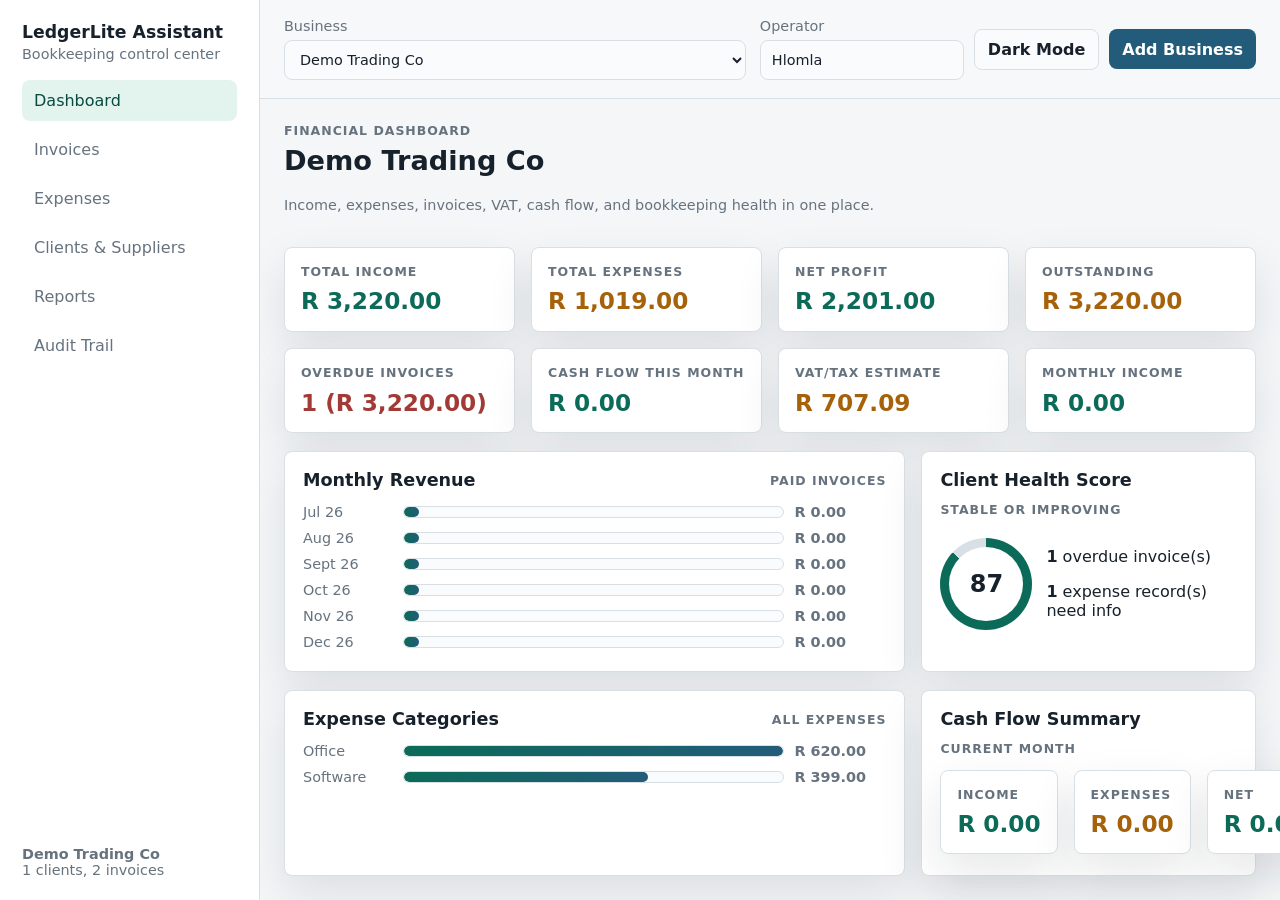
<file: frontend/index.html>
<!DOCTYPE html>
<html lang="en">
<head>
    <meta charset="UTF-8">
    <meta name="viewport" content="width=device-width, initial-scale=1.0">
    <title>LedgerLite Assistant</title>
    <link rel="stylesheet" href="./styles/accounting.css">
</head>
<body>
    <div id="app"></div>
    <div id="modalRoot"></div>
    <div id="toastRoot" aria-live="polite" aria-atomic="true"></div>
    <script type="module" src="./src/app.js"></script>
</body>
</html>
</file>
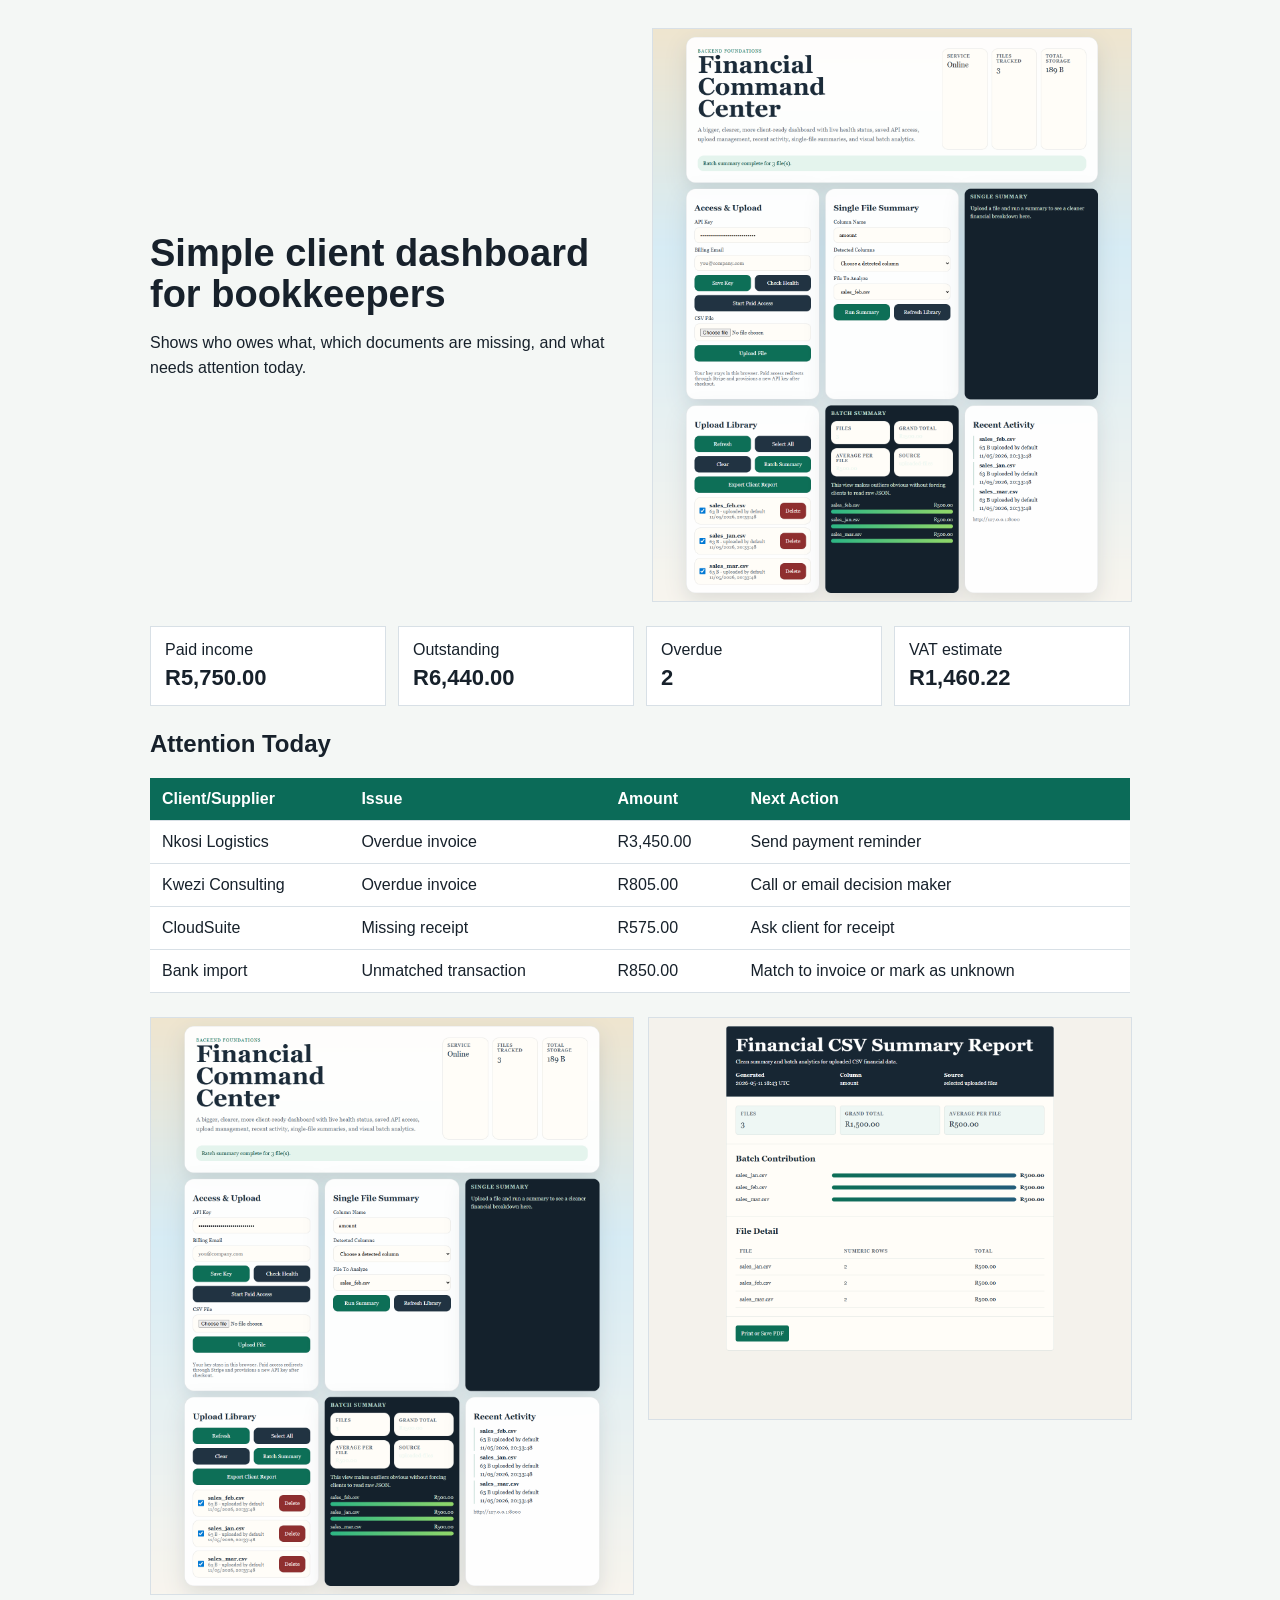
<file: evidence/bookkeeper-client-dashboard-proof.html>
<!doctype html>
<html lang="en">
<head>
  <meta charset="utf-8">
  <meta name="viewport" content="width=device-width, initial-scale=1">
  <title>Bookkeeper Client Ops Dashboard Proof</title>
  <style>
    body { margin: 0; font-family: Arial, sans-serif; color: #17212b; background: #f4f7f5; }
    main { max-width: 980px; margin: 0 auto; padding: 28px; }
    .hero { display: grid; grid-template-columns: 1fr 1fr; gap: 24px; align-items: center; }
    h1 { margin: 0 0 10px; font-size: 38px; line-height: 1.08; }
    p { line-height: 1.55; }
    img { max-width: 100%; border: 1px solid #d8e0e6; }
    .metrics { display: grid; grid-template-columns: repeat(4, 1fr); gap: 12px; margin: 24px 0; }
    .metric { background: white; border: 1px solid #d8e0e6; padding: 14px; }
    .metric strong { display: block; font-size: 22px; margin-top: 6px; }
    table { width: 100%; border-collapse: collapse; background: white; }
    th, td { text-align: left; border-bottom: 1px solid #d8e0e6; padding: 12px; vertical-align: top; }
    th { background: #0b6b58; color: white; }
    .assets { display: grid; grid-template-columns: 1fr 1fr; gap: 16px; margin-top: 24px; }
    @media (max-width: 760px) { .hero, .assets, .metrics { grid-template-columns: 1fr; } }
  </style>
</head>
<body>
  <main>
    <section class="hero">
      <div>
        <h1>Simple client dashboard for bookkeepers</h1>
        <p>Shows who owes what, which documents are missing, and what needs attention today.</p>
      </div>
      <img src="../frontend/assets/fiverr-dashboard-screenshot.png" alt="Dashboard screenshot">
    </section>
    <section class="metrics">
      <div class="metric">Paid income<strong>R5,750.00</strong></div>
      <div class="metric">Outstanding<strong>R6,440.00</strong></div>
      <div class="metric">Overdue<strong>2</strong></div>
      <div class="metric">VAT estimate<strong>R1,460.22</strong></div>
    </section>
    <h2>Attention Today</h2>
    <table>
      <thead><tr><th>Client/Supplier</th><th>Issue</th><th>Amount</th><th>Next Action</th></tr></thead>
      <tbody><tr><td>Nkosi Logistics</td><td>Overdue invoice</td><td>R3,450.00</td><td>Send payment reminder</td></tr>
<tr><td>Kwezi Consulting</td><td>Overdue invoice</td><td>R805.00</td><td>Call or email decision maker</td></tr>
<tr><td>CloudSuite</td><td>Missing receipt</td><td>R575.00</td><td>Ask client for receipt</td></tr>
<tr><td>Bank import</td><td>Unmatched transaction</td><td>R850.00</td><td>Match to invoice or mark as unknown</td></tr></tbody>
    </table>
    <section class="assets">
      <img src="../frontend/assets/fiverr-dashboard-screenshot.png" alt="Dashboard proof">
      <img src="../frontend/assets/fiverr-report-screenshot.png" alt="Report proof">
    </section>
  </main>
</body>
</html>
</file>
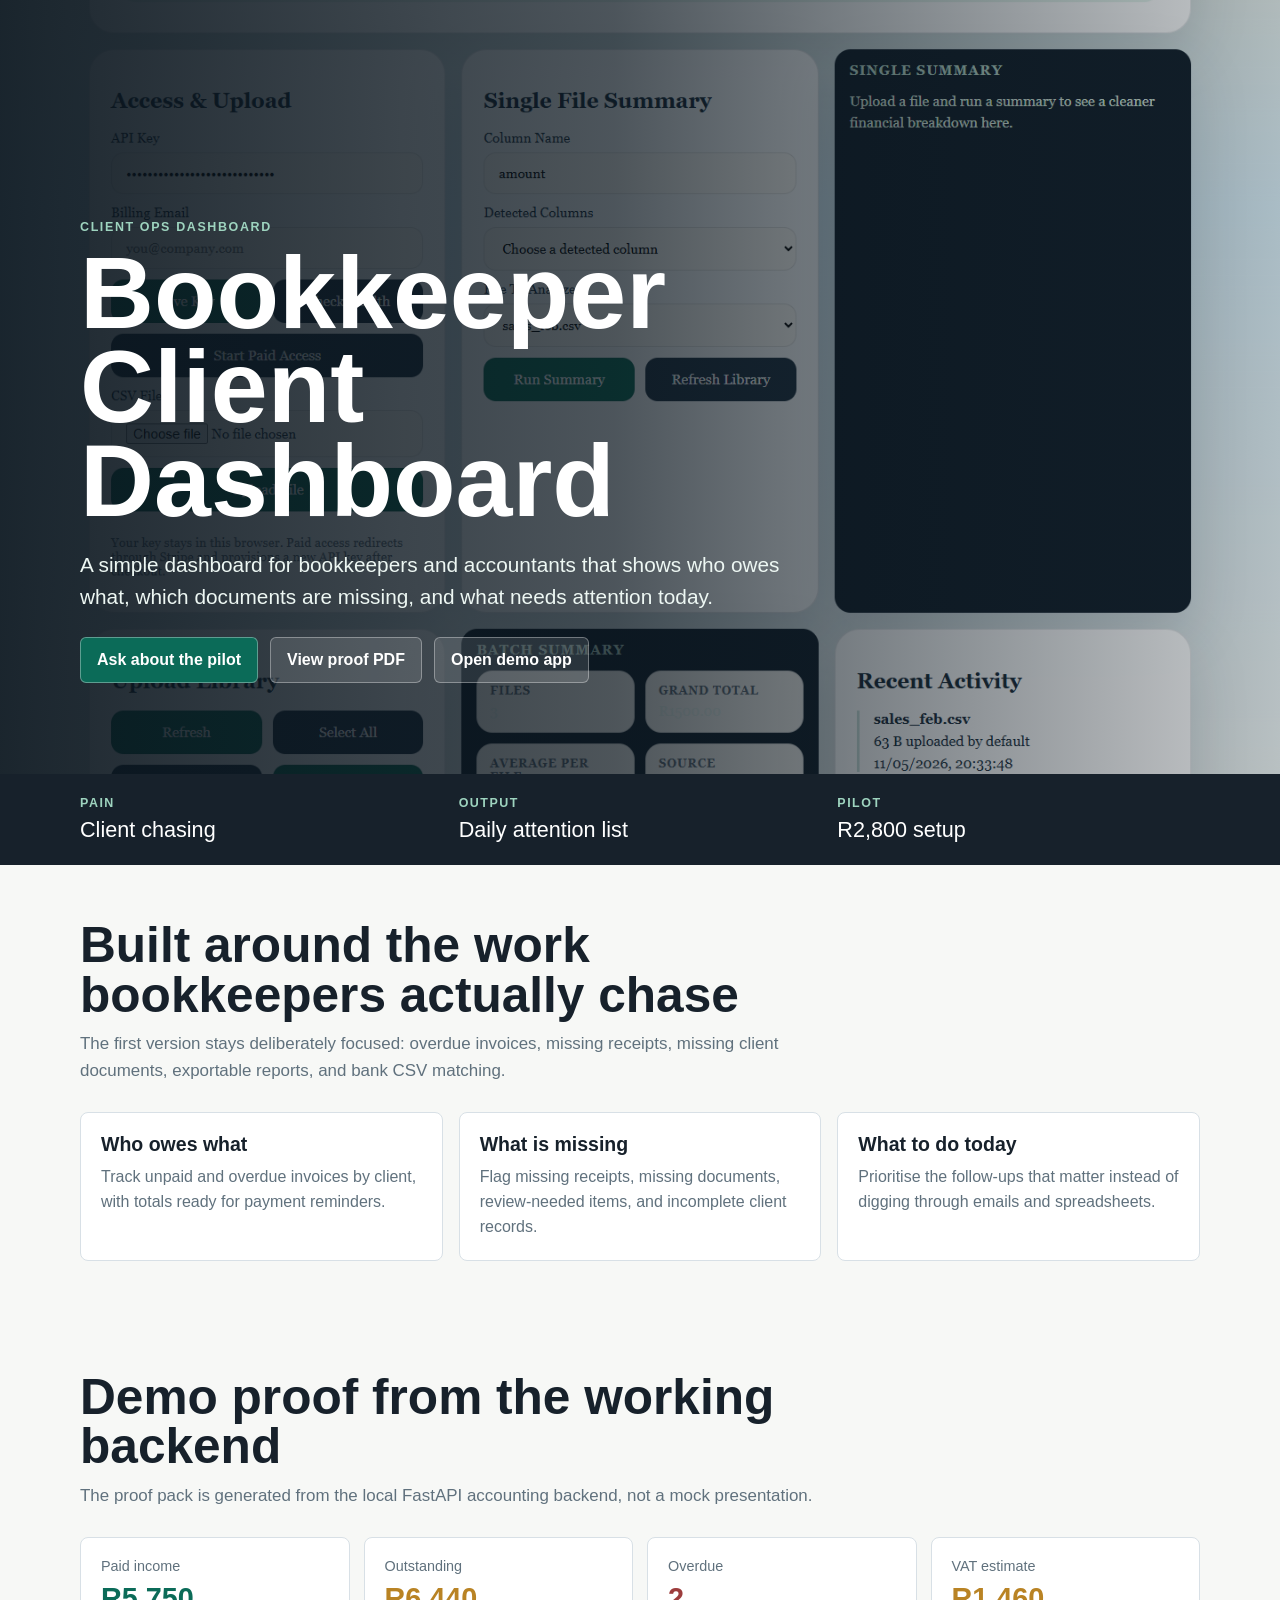
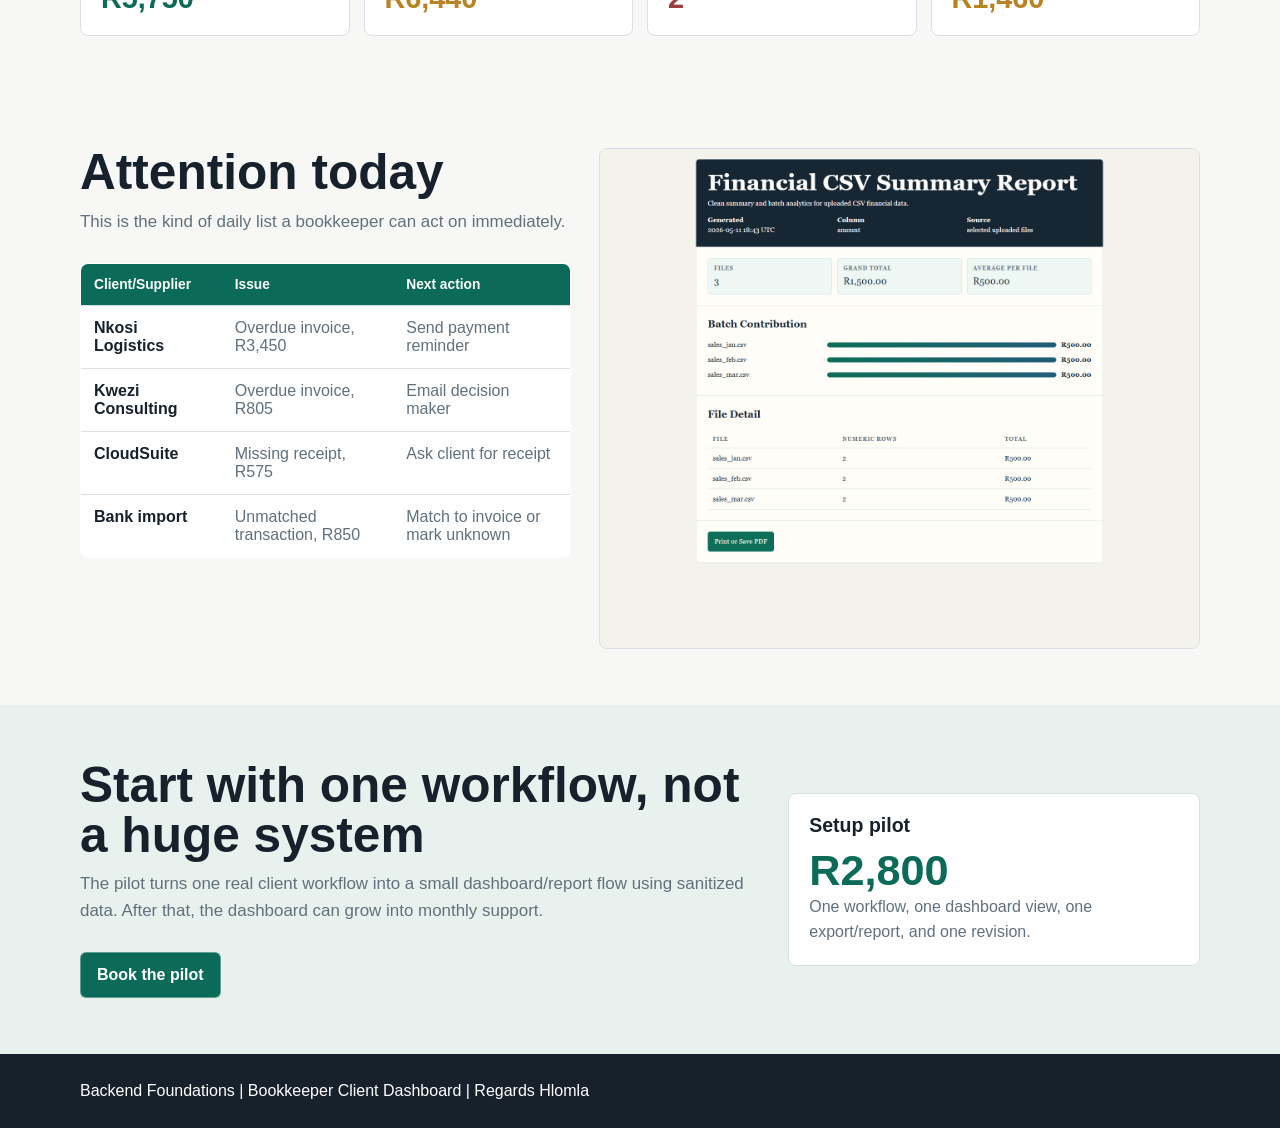
<file: frontend/bookkeeper.html>
<!DOCTYPE html>
<html lang="en">
<head>
    <meta charset="UTF-8">
    <meta name="viewport" content="width=device-width, initial-scale=1.0">
    <title>Bookkeeper Client Dashboard</title>
    <style>
        :root {
            --ink: #17212b;
            --muted: #60717d;
            --paper: #f7f8f6;
            --panel: #ffffff;
            --line: #d8e0e6;
            --green: #0b6b58;
            --blue: #235c7a;
            --amber: #b98324;
            --red: #9d3d3d;
        }

        * { box-sizing: border-box; }
        html { scroll-behavior: smooth; }
        body {
            margin: 0;
            color: var(--ink);
            background: var(--paper);
            font-family: Inter, Arial, sans-serif;
        }
        a { color: inherit; }
        .hero {
            min-height: 86vh;
            display: grid;
            align-items: end;
            color: #fff;
            padding: 28px;
            background:
                linear-gradient(90deg, rgba(9, 20, 29, 0.92) 0%, rgba(9, 20, 29, 0.72) 48%, rgba(9, 20, 29, 0.22) 100%),
                url("assets/fiverr-dashboard-screenshot.png") center / cover no-repeat;
        }
        .wrap, .hero-inner {
            width: min(1120px, 100%);
            margin: 0 auto;
        }
        .hero-inner { padding-bottom: 7vh; }
        .eyebrow {
            margin: 0 0 12px;
            color: #9ed4bf;
            font-size: 0.78rem;
            font-weight: 700;
            letter-spacing: 0.13em;
            text-transform: uppercase;
        }
        h1 {
            max-width: 11ch;
            margin: 0;
            font-size: clamp(3rem, 8vw, 6.5rem);
            line-height: 0.92;
            letter-spacing: 0;
        }
        .hero-copy {
            max-width: 720px;
            margin: 20px 0 0;
            color: #edf7f3;
            font-size: clamp(1.05rem, 2vw, 1.3rem);
            line-height: 1.55;
        }
        .actions {
            display: flex;
            flex-wrap: wrap;
            gap: 12px;
            margin-top: 24px;
        }
        .button {
            display: inline-flex;
            align-items: center;
            justify-content: center;
            min-height: 46px;
            border: 1px solid rgba(255, 255, 255, 0.34);
            border-radius: 6px;
            padding: 12px 16px;
            color: #fff;
            background: var(--green);
            font-weight: 700;
            text-decoration: none;
        }
        .button.secondary { background: rgba(255, 255, 255, 0.12); }
        section { padding: 56px 28px; }
        .proof-band {
            background: var(--ink);
            color: #fff;
            padding: 22px 28px;
        }
        .proof-grid, .grid-3 {
            display: grid;
            grid-template-columns: repeat(3, 1fr);
            gap: 16px;
        }
        .proof-item strong {
            display: block;
            color: #9ed4bf;
            font-size: 0.78rem;
            letter-spacing: 0.12em;
            text-transform: uppercase;
        }
        .proof-item span {
            display: block;
            margin-top: 7px;
            font-size: 1.35rem;
        }
        .section-heading {
            max-width: 780px;
            margin-bottom: 28px;
        }
        .section-heading h2 {
            margin: 0 0 10px;
            font-size: clamp(2rem, 4vw, 3.1rem);
            line-height: 1;
        }
        .section-heading p {
            margin: 0;
            color: var(--muted);
            font-size: 1.06rem;
            line-height: 1.6;
        }
        .box, .metric {
            border: 1px solid var(--line);
            border-radius: 8px;
            background: var(--panel);
            padding: 20px;
        }
        .box h3 {
            margin: 0 0 9px;
            font-size: 1.22rem;
        }
        .box p {
            margin: 0;
            color: var(--muted);
            line-height: 1.55;
        }
        .metrics {
            display: grid;
            grid-template-columns: repeat(4, 1fr);
            gap: 14px;
        }
        .metric span {
            display: block;
            color: var(--muted);
            font-size: 0.9rem;
        }
        .metric strong {
            display: block;
            margin-top: 8px;
            font-size: 1.8rem;
        }
        .metric.good strong { color: var(--green); }
        .metric.warn strong { color: var(--amber); }
        .metric.bad strong { color: var(--red); }
        .split {
            display: grid;
            grid-template-columns: 0.9fr 1.1fr;
            gap: 28px;
            align-items: start;
        }
        .screenshot {
            width: 100%;
            border: 1px solid var(--line);
            border-radius: 8px;
            background: #fff;
        }
        table {
            width: 100%;
            border-collapse: collapse;
            background: #fff;
            border: 1px solid var(--line);
            border-radius: 8px;
            overflow: hidden;
        }
        th, td {
            padding: 13px;
            border-bottom: 1px solid var(--line);
            text-align: left;
            vertical-align: top;
        }
        th {
            background: var(--green);
            color: #fff;
            font-size: 0.86rem;
        }
        td { color: var(--muted); }
        td strong { color: var(--ink); }
        .cta {
            background: #e9f1ee;
        }
        .cta-box {
            display: grid;
            grid-template-columns: 1.25fr 0.75fr;
            gap: 22px;
            align-items: center;
        }
        .price {
            display: block;
            margin-top: 8px;
            color: var(--green);
            font-size: 2.7rem;
            font-weight: 800;
        }
        footer {
            padding: 28px;
            color: #fff;
            background: var(--ink);
        }

        @media (max-width: 900px) {
            .hero { min-height: 82vh; padding: 22px; }
            .proof-grid, .grid-3, .metrics, .split, .cta-box { grid-template-columns: 1fr; }
            h1 { max-width: 12ch; }
        }
    </style>
</head>
<body>
    <header class="hero">
        <div class="hero-inner">
            <p class="eyebrow">Client Ops Dashboard</p>
            <h1>Bookkeeper Client Dashboard</h1>
            <p class="hero-copy">A simple dashboard for bookkeepers and accountants that shows who owes what, which documents are missing, and what needs attention today.</p>
            <div class="actions">
                <a class="button" href="mailto:ntlumbinihlomla@gmail.com?subject=Bookkeeper%20client%20dashboard%20pilot">Ask about the pilot</a>
                <a class="button secondary" href="../evidence/bookkeeper-client-dashboard-proof.pdf">View proof PDF</a>
                <a class="button secondary" href="index.html">Open demo app</a>
            </div>
        </div>
    </header>

    <section class="proof-band">
        <div class="wrap proof-grid">
            <div class="proof-item"><strong>Pain</strong><span>Client chasing</span></div>
            <div class="proof-item"><strong>Output</strong><span>Daily attention list</span></div>
            <div class="proof-item"><strong>Pilot</strong><span>R2,800 setup</span></div>
        </div>
    </section>

    <section>
        <div class="wrap">
            <div class="section-heading">
                <h2>Built around the work bookkeepers actually chase</h2>
                <p>The first version stays deliberately focused: overdue invoices, missing receipts, missing client documents, exportable reports, and bank CSV matching.</p>
            </div>
            <div class="grid-3">
                <article class="box">
                    <h3>Who owes what</h3>
                    <p>Track unpaid and overdue invoices by client, with totals ready for payment reminders.</p>
                </article>
                <article class="box">
                    <h3>What is missing</h3>
                    <p>Flag missing receipts, missing documents, review-needed items, and incomplete client records.</p>
                </article>
                <article class="box">
                    <h3>What to do today</h3>
                    <p>Prioritise the follow-ups that matter instead of digging through emails and spreadsheets.</p>
                </article>
            </div>
        </div>
    </section>

    <section>
        <div class="wrap">
            <div class="section-heading">
                <h2>Demo proof from the working backend</h2>
                <p>The proof pack is generated from the local FastAPI accounting backend, not a mock presentation.</p>
            </div>
            <div class="metrics">
                <div class="metric good"><span>Paid income</span><strong>R5,750</strong></div>
                <div class="metric warn"><span>Outstanding</span><strong>R6,440</strong></div>
                <div class="metric bad"><span>Overdue</span><strong>2</strong></div>
                <div class="metric warn"><span>VAT estimate</span><strong>R1,460</strong></div>
            </div>
        </div>
    </section>

    <section>
        <div class="wrap split">
            <div>
                <div class="section-heading">
                    <h2>Attention today</h2>
                    <p>This is the kind of daily list a bookkeeper can act on immediately.</p>
                </div>
                <table>
                    <thead>
                        <tr><th>Client/Supplier</th><th>Issue</th><th>Next action</th></tr>
                    </thead>
                    <tbody>
                        <tr><td><strong>Nkosi Logistics</strong></td><td>Overdue invoice, R3,450</td><td>Send payment reminder</td></tr>
                        <tr><td><strong>Kwezi Consulting</strong></td><td>Overdue invoice, R805</td><td>Email decision maker</td></tr>
                        <tr><td><strong>CloudSuite</strong></td><td>Missing receipt, R575</td><td>Ask client for receipt</td></tr>
                        <tr><td><strong>Bank import</strong></td><td>Unmatched transaction, R850</td><td>Match to invoice or mark unknown</td></tr>
                    </tbody>
                </table>
            </div>
            <img class="screenshot" src="assets/fiverr-report-screenshot.png" alt="Client-ready report screenshot">
        </div>
    </section>

    <section class="cta">
        <div class="wrap cta-box">
            <div>
                <div class="section-heading">
                    <h2>Start with one workflow, not a huge system</h2>
                    <p>The pilot turns one real client workflow into a small dashboard/report flow using sanitized data. After that, the dashboard can grow into monthly support.</p>
                </div>
                <a class="button" href="mailto:ntlumbinihlomla@gmail.com?subject=Bookkeeper%20client%20dashboard%20pilot">Book the pilot</a>
            </div>
            <div class="box">
                <h3>Setup pilot</h3>
                <span class="price">R2,800</span>
                <p>One workflow, one dashboard view, one export/report, and one revision.</p>
            </div>
        </div>
    </section>

    <footer>
        <div class="wrap">Backend Foundations | Bookkeeper Client Dashboard | Regards Hlomla</div>
    </footer>
</body>
</html>
</file>
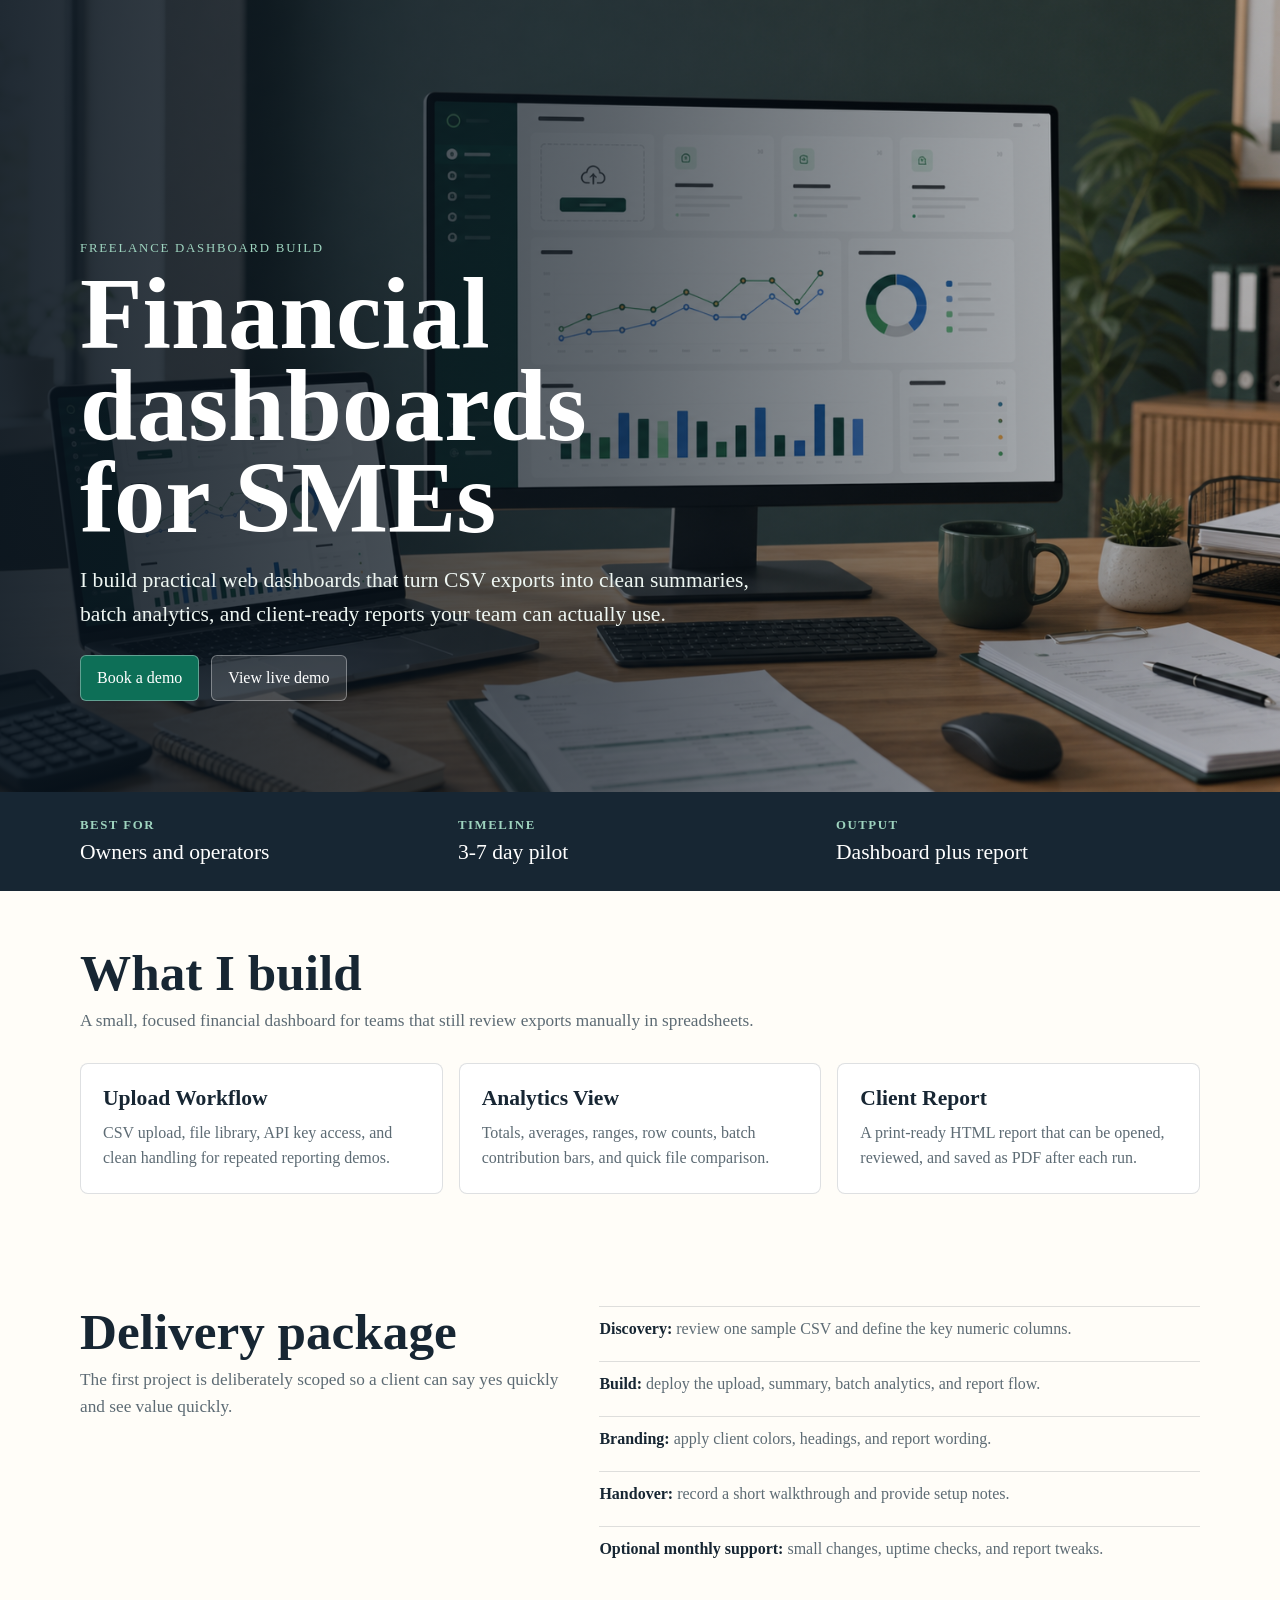
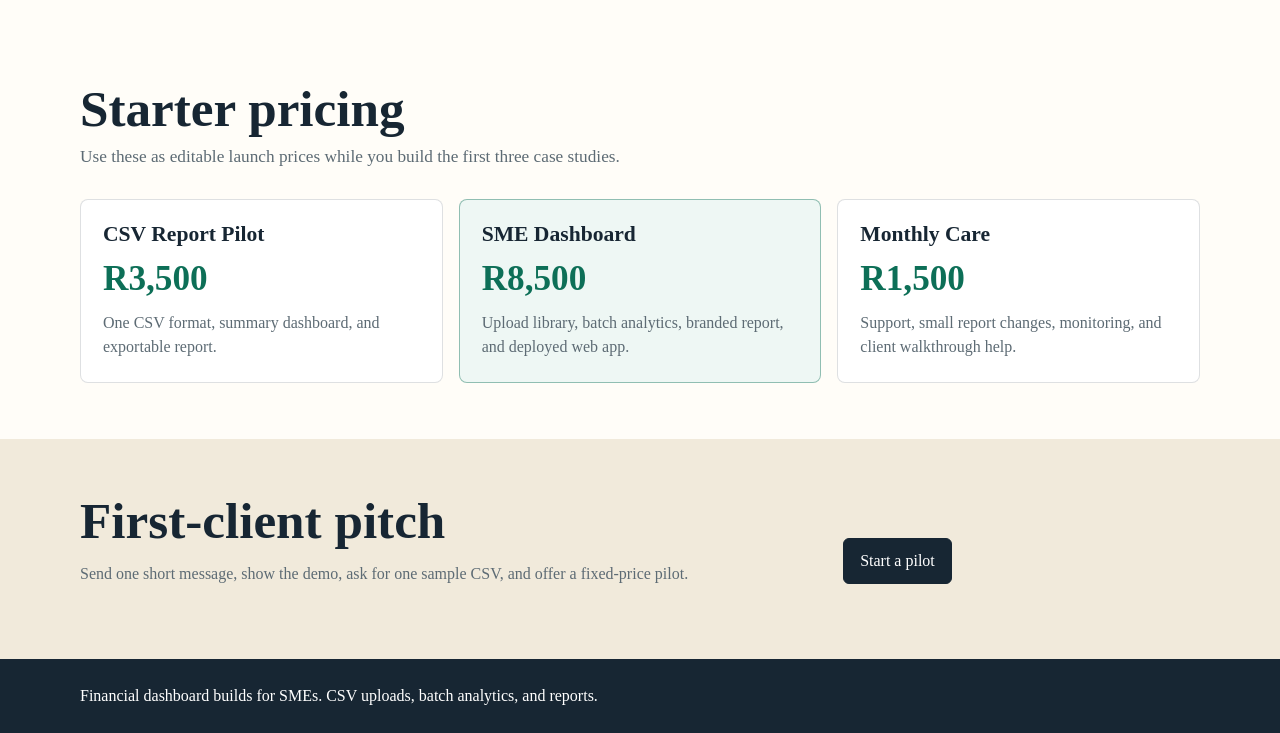
<file: frontend/freelance.html>
<!DOCTYPE html>
<html lang="en">
<head>
    <meta charset="UTF-8">
    <meta name="viewport" content="width=device-width, initial-scale=1.0">
    <title>Financial Dashboard Freelance Offer</title>
    <style>
        :root {
            --ink: #172633;
            --muted: #5d6b74;
            --paper: #fffdf8;
            --wash: #eef7f4;
            --line: rgba(23, 38, 51, 0.14);
            --green: #0d6f57;
            --blue: #235c7a;
            --gold: #bf8c2d;
        }

        * { box-sizing: border-box; }
        html { scroll-behavior: smooth; }
        body {
            margin: 0;
            color: var(--ink);
            background: var(--paper);
            font-family: Georgia, "Times New Roman", serif;
        }
        a { color: inherit; }
        .hero {
            min-height: 88vh;
            display: grid;
            align-items: end;
            padding: 28px;
            color: white;
            background:
                linear-gradient(90deg, rgba(8, 19, 29, 0.9) 0%, rgba(8, 19, 29, 0.64) 48%, rgba(8, 19, 29, 0.2) 100%),
                url("assets/financial-dashboard-hero.png") center / cover no-repeat;
        }
        .hero-inner, .wrap {
            width: min(1120px, 100%);
            margin: 0 auto;
        }
        .hero-inner { padding-bottom: 7vh; }
        .eyebrow {
            margin: 0 0 12px;
            color: #9ed4bf;
            font-size: 0.8rem;
            letter-spacing: 0.14em;
            text-transform: uppercase;
        }
        h1 {
            max-width: 10ch;
            margin: 0;
            font-size: clamp(3rem, 8vw, 6.7rem);
            line-height: 0.9;
            letter-spacing: 0;
        }
        .hero-copy {
            max-width: 700px;
            margin: 20px 0 0;
            color: #eef6f2;
            font-size: clamp(1.06rem, 2vw, 1.35rem);
            line-height: 1.55;
        }
        .actions {
            display: flex;
            flex-wrap: wrap;
            gap: 12px;
            margin-top: 24px;
        }
        .button {
            display: inline-flex;
            align-items: center;
            justify-content: center;
            min-height: 46px;
            border-radius: 6px;
            border: 1px solid rgba(255, 255, 255, 0.35);
            padding: 12px 16px;
            color: white;
            background: var(--green);
            text-decoration: none;
        }
        .button.secondary { background: rgba(255, 255, 255, 0.12); }
        .button.dark { border-color: var(--ink); background: var(--ink); }
        section { padding: 56px 28px; }
        .intro {
            background: var(--ink);
            color: white;
            padding: 26px 28px;
        }
        .intro-grid {
            display: grid;
            grid-template-columns: repeat(3, 1fr);
            gap: 14px;
        }
        .intro-grid strong {
            display: block;
            color: #9ed4bf;
            font-size: 0.8rem;
            letter-spacing: 0.12em;
            text-transform: uppercase;
        }
        .intro-grid span {
            display: block;
            margin-top: 7px;
            font-size: 1.35rem;
        }
        .section-heading {
            max-width: 760px;
            margin-bottom: 28px;
        }
        .section-heading h2 {
            margin: 0 0 10px;
            font-size: clamp(2rem, 4vw, 3.2rem);
            line-height: 1;
        }
        .section-heading p {
            margin: 0;
            color: var(--muted);
            font-size: 1.08rem;
            line-height: 1.55;
        }
        .grid-3 {
            display: grid;
            grid-template-columns: repeat(3, 1fr);
            gap: 16px;
        }
        .box {
            border: 1px solid var(--line);
            border-radius: 8px;
            background: white;
            padding: 22px;
        }
        .box h3 { margin: 0 0 10px; font-size: 1.35rem; }
        .box p { margin: 0; color: var(--muted); line-height: 1.55; }
        .box strong.price {
            display: block;
            margin: 12px 0;
            color: var(--green);
            font-size: 2.2rem;
        }
        .box.featured {
            border-color: rgba(13, 111, 87, 0.42);
            background: var(--wash);
        }
        .deliverables {
            display: grid;
            grid-template-columns: 0.9fr 1.1fr;
            gap: 28px;
            align-items: start;
        }
        .list {
            display: grid;
            gap: 10px;
            margin: 0;
            padding: 0;
            list-style: none;
        }
        .list li {
            border-top: 1px solid var(--line);
            padding: 13px 0;
            color: var(--muted);
        }
        .list strong { color: var(--ink); }
        .callout {
            background: #f1eadb;
        }
        .callout-box {
            display: grid;
            grid-template-columns: 1.35fr 0.65fr;
            gap: 22px;
            align-items: center;
        }
        .callout h2 {
            margin: 0;
            font-size: clamp(2rem, 4vw, 3.4rem);
            line-height: 1;
        }
        .callout p { color: var(--muted); line-height: 1.55; }
        footer {
            padding: 28px;
            background: var(--ink);
            color: white;
        }

        @media (max-width: 880px) {
            .hero { min-height: 82vh; padding: 22px; }
            .hero-inner { padding-bottom: 5vh; }
            .intro-grid, .grid-3, .deliverables, .callout-box { grid-template-columns: 1fr; }
        }
    </style>
</head>
<body>
    <header class="hero">
        <div class="hero-inner">
            <p class="eyebrow">Freelance Dashboard Build</p>
            <h1>Financial dashboards for SMEs</h1>
            <p class="hero-copy">I build practical web dashboards that turn CSV exports into clean summaries, batch analytics, and client-ready reports your team can actually use.</p>
            <div class="actions">
                <a class="button" href="mailto:ntlumbinihlomla@gmail.com?subject=Financial%20dashboard%20demo">Book a demo</a>
                <a class="button secondary" href="landing.html">View live demo</a>
            </div>
        </div>
    </header>

    <section class="intro">
        <div class="wrap intro-grid">
            <div><strong>Best for</strong><span>Owners and operators</span></div>
            <div><strong>Timeline</strong><span>3-7 day pilot</span></div>
            <div><strong>Output</strong><span>Dashboard plus report</span></div>
        </div>
    </section>

    <section>
        <div class="wrap">
            <div class="section-heading">
                <h2>What I build</h2>
                <p>A small, focused financial dashboard for teams that still review exports manually in spreadsheets.</p>
            </div>
            <div class="grid-3">
                <article class="box">
                    <h3>Upload Workflow</h3>
                    <p>CSV upload, file library, API key access, and clean handling for repeated reporting demos.</p>
                </article>
                <article class="box">
                    <h3>Analytics View</h3>
                    <p>Totals, averages, ranges, row counts, batch contribution bars, and quick file comparison.</p>
                </article>
                <article class="box">
                    <h3>Client Report</h3>
                    <p>A print-ready HTML report that can be opened, reviewed, and saved as PDF after each run.</p>
                </article>
            </div>
        </div>
    </section>

    <section>
        <div class="wrap deliverables">
            <div class="section-heading">
                <h2>Delivery package</h2>
                <p>The first project is deliberately scoped so a client can say yes quickly and see value quickly.</p>
            </div>
            <ul class="list">
                <li><strong>Discovery:</strong> review one sample CSV and define the key numeric columns.</li>
                <li><strong>Build:</strong> deploy the upload, summary, batch analytics, and report flow.</li>
                <li><strong>Branding:</strong> apply client colors, headings, and report wording.</li>
                <li><strong>Handover:</strong> record a short walkthrough and provide setup notes.</li>
                <li><strong>Optional monthly support:</strong> small changes, uptime checks, and report tweaks.</li>
            </ul>
        </div>
    </section>

    <section>
        <div class="wrap">
            <div class="section-heading">
                <h2>Starter pricing</h2>
                <p>Use these as editable launch prices while you build the first three case studies.</p>
            </div>
            <div class="grid-3">
                <article class="box">
                    <h3>CSV Report Pilot</h3>
                    <strong class="price">R3,500</strong>
                    <p>One CSV format, summary dashboard, and exportable report.</p>
                </article>
                <article class="box featured">
                    <h3>SME Dashboard</h3>
                    <strong class="price">R8,500</strong>
                    <p>Upload library, batch analytics, branded report, and deployed web app.</p>
                </article>
                <article class="box">
                    <h3>Monthly Care</h3>
                    <strong class="price">R1,500</strong>
                    <p>Support, small report changes, monitoring, and client walkthrough help.</p>
                </article>
            </div>
        </div>
    </section>

    <section class="callout">
        <div class="wrap callout-box">
            <div>
                <h2>First-client pitch</h2>
                <p>Send one short message, show the demo, ask for one sample CSV, and offer a fixed-price pilot.</p>
            </div>
            <div class="actions">
                <a class="button dark" href="mailto:ntlumbinihlomla@gmail.com?subject=Financial%20dashboard%20pilot">Start a pilot</a>
            </div>
        </div>
    </section>

    <footer>
        <div class="wrap">Financial dashboard builds for SMEs. CSV uploads, batch analytics, and reports.</div>
    </footer>
</body>
</html>
</file>
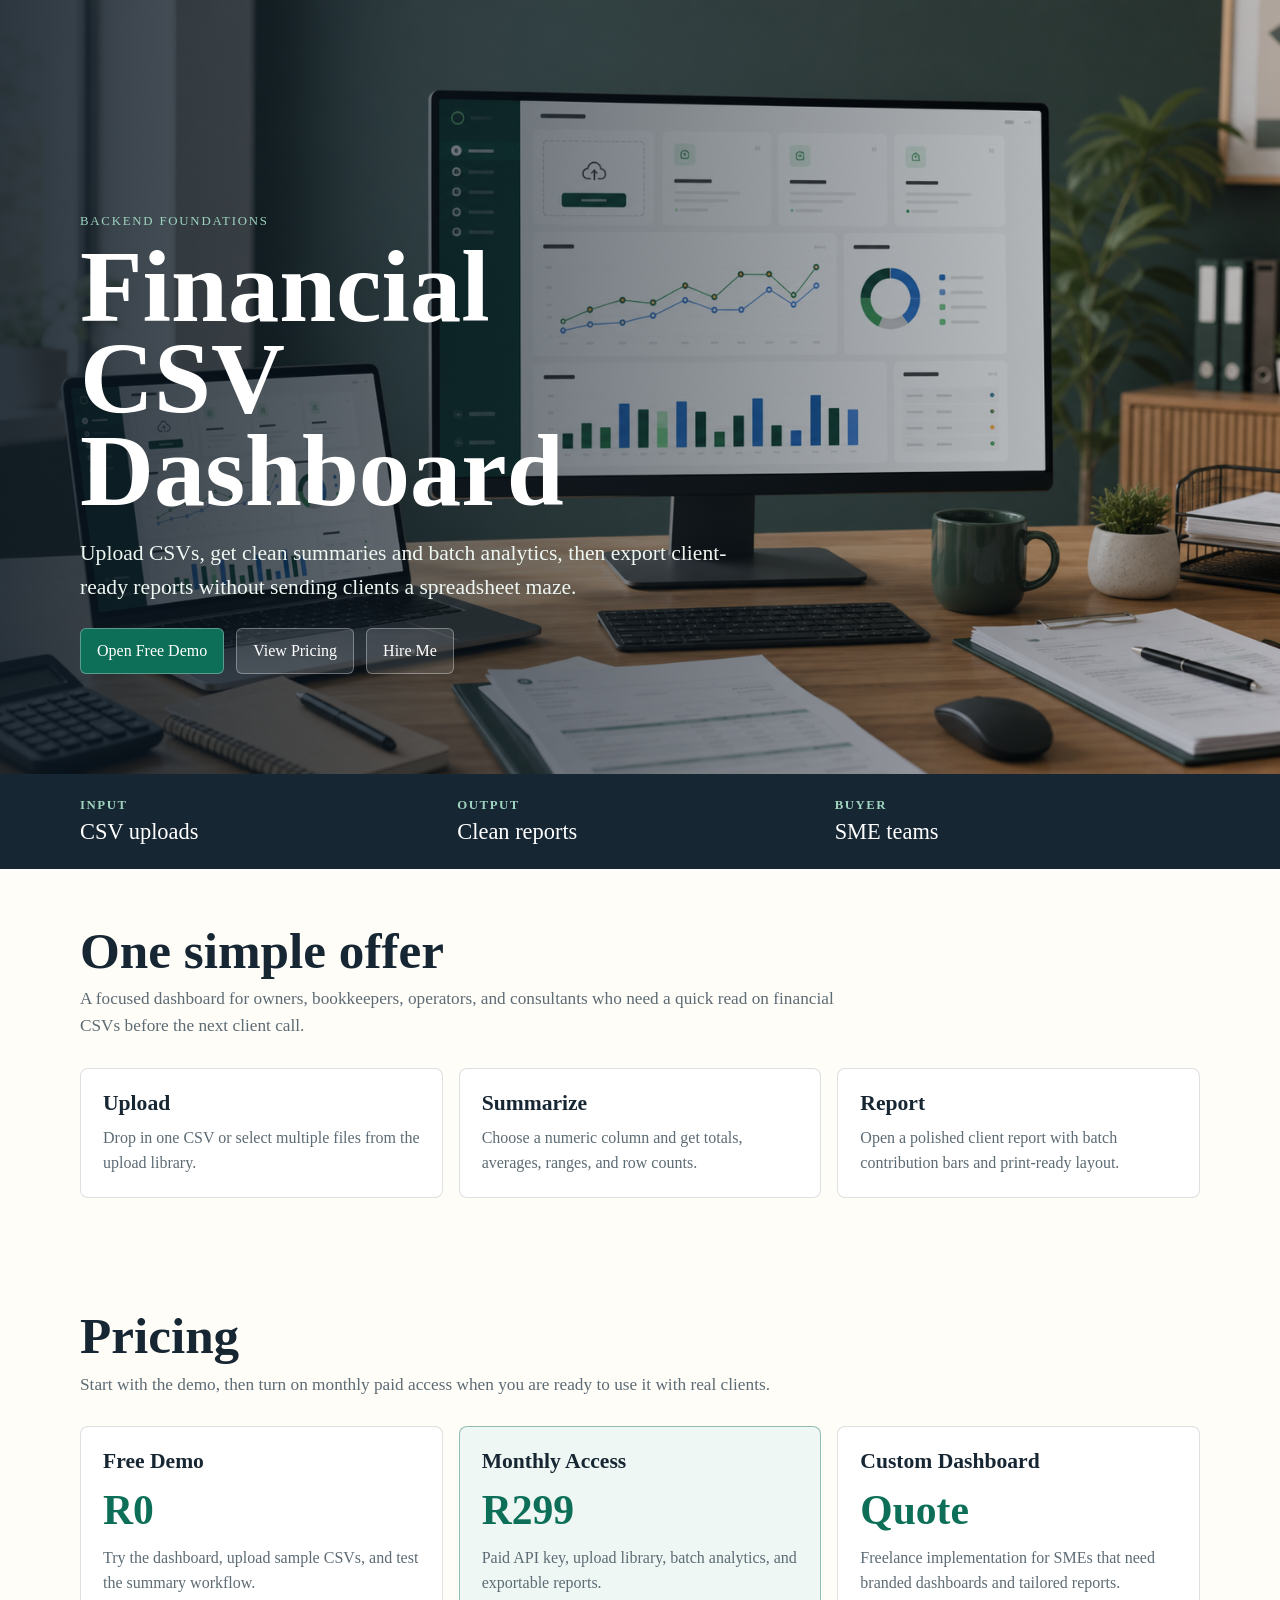
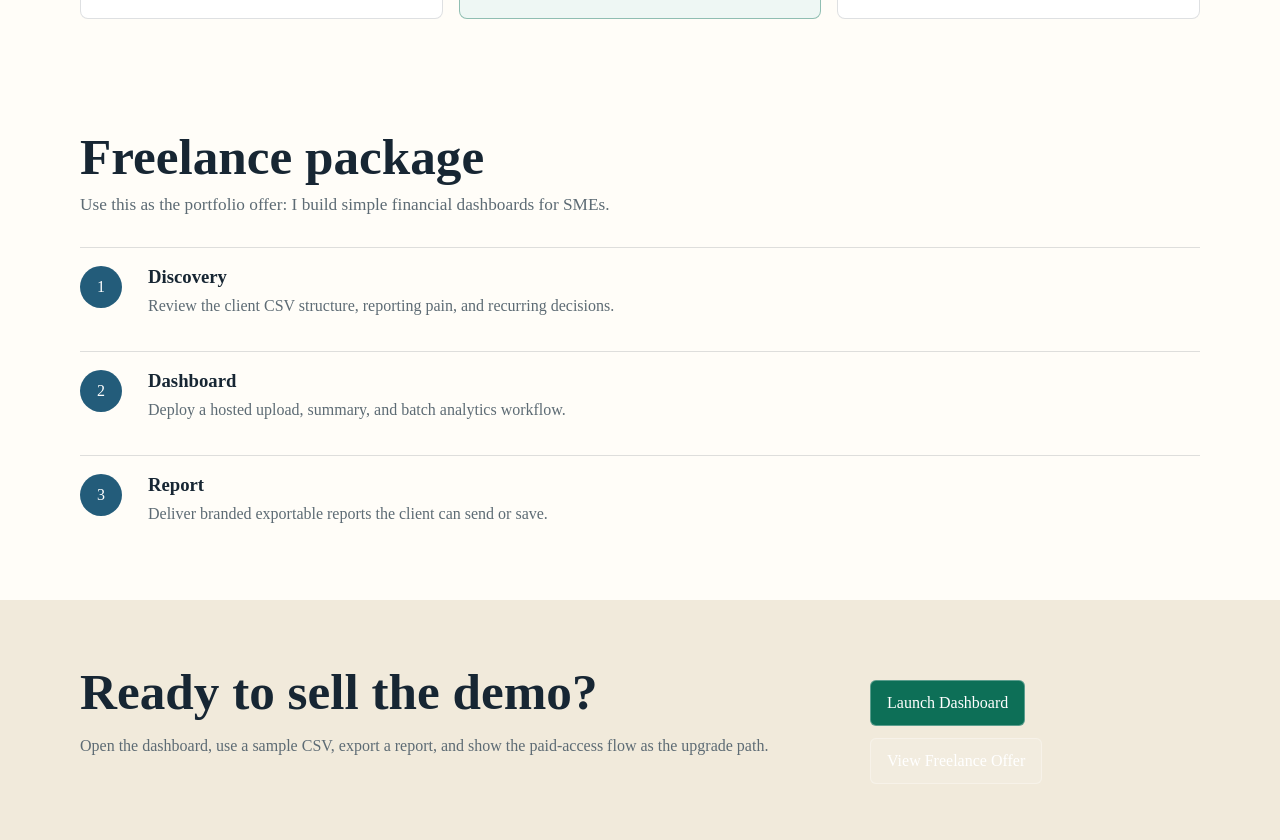
<file: frontend/landing.html>
<!DOCTYPE html>
<html lang="en">
<head>
    <meta charset="UTF-8">
    <meta name="viewport" content="width=device-width, initial-scale=1.0">
    <title>Financial CSV Dashboard</title>
    <style>
        :root {
            --ink: #172633;
            --paper: #fffdf8;
            --wash: #eef7f4;
            --muted: #5d6b74;
            --line: rgba(23, 38, 51, 0.14);
            --green: #0d6f57;
            --blue: #235c7a;
            --gold: #bf8c2d;
            --red: #8f2f2f;
        }

        * { box-sizing: border-box; }
        html { scroll-behavior: smooth; }
        body {
            margin: 0;
            color: var(--ink);
            background: var(--paper);
            font-family: Georgia, "Times New Roman", serif;
        }

        a { color: inherit; }
        .hero {
            min-height: 86vh;
            display: grid;
            align-items: end;
            padding: 28px;
            background:
                linear-gradient(90deg, rgba(10, 22, 32, 0.86) 0%, rgba(10, 22, 32, 0.52) 46%, rgba(10, 22, 32, 0.14) 100%),
                url("assets/financial-dashboard-hero.png") center / cover no-repeat;
            color: white;
        }
        .hero-inner {
            width: min(1120px, 100%);
            margin: 0 auto;
            padding-bottom: 8vh;
        }
        .eyebrow {
            margin: 0 0 12px;
            color: #9ed4bf;
            font-size: 0.8rem;
            letter-spacing: 0.14em;
            text-transform: uppercase;
        }
        h1 {
            margin: 0;
            max-width: 10ch;
            font-size: clamp(3rem, 8vw, 6.8rem);
            line-height: 0.9;
            letter-spacing: 0;
        }
        .hero-copy {
            max-width: 660px;
            margin: 20px 0 0;
            color: #eef6f2;
            font-size: clamp(1.05rem, 2vw, 1.35rem);
            line-height: 1.55;
        }
        .actions {
            display: flex;
            flex-wrap: wrap;
            gap: 12px;
            margin-top: 24px;
        }
        .button {
            display: inline-flex;
            align-items: center;
            justify-content: center;
            min-height: 46px;
            border-radius: 6px;
            padding: 12px 16px;
            border: 1px solid rgba(255, 255, 255, 0.32);
            color: white;
            background: var(--green);
            text-decoration: none;
        }
        .button.secondary { background: rgba(255, 255, 255, 0.12); }
        section {
            padding: 56px 28px;
        }
        .wrap {
            width: min(1120px, 100%);
            margin: 0 auto;
        }
        .section-heading {
            max-width: 780px;
            margin-bottom: 28px;
        }
        .section-heading h2 {
            margin: 0 0 10px;
            font-size: clamp(2rem, 4vw, 3.2rem);
            line-height: 1;
        }
        .section-heading p {
            margin: 0;
            color: var(--muted);
            font-size: 1.08rem;
            line-height: 1.55;
        }
        .proof-band {
            background: var(--ink);
            color: white;
            padding: 24px 28px;
        }
        .proof-grid {
            display: grid;
            grid-template-columns: repeat(3, 1fr);
            gap: 12px;
        }
        .proof-item strong {
            display: block;
            color: #9ed4bf;
            font-size: 0.8rem;
            letter-spacing: 0.12em;
            text-transform: uppercase;
        }
        .proof-item span {
            display: block;
            margin-top: 6px;
            font-size: 1.4rem;
        }
        .offer-grid, .pricing-grid {
            display: grid;
            grid-template-columns: repeat(3, 1fr);
            gap: 16px;
        }
        .offer, .price {
            border: 1px solid var(--line);
            border-radius: 8px;
            background: white;
            padding: 22px;
        }
        .offer h3, .price h3 { margin: 0 0 10px; font-size: 1.35rem; }
        .offer p, .price p { margin: 0; color: var(--muted); line-height: 1.55; }
        .price strong {
            display: block;
            margin: 12px 0;
            font-size: 2.6rem;
            color: var(--green);
        }
        .price.featured {
            border-color: rgba(13, 111, 87, 0.42);
            background: var(--wash);
        }
        .steps {
            display: grid;
            gap: 14px;
            counter-reset: step;
        }
        .step {
            display: grid;
            grid-template-columns: 54px 1fr;
            gap: 14px;
            align-items: start;
            padding: 18px 0;
            border-top: 1px solid var(--line);
        }
        .step::before {
            counter-increment: step;
            content: counter(step);
            display: grid;
            place-items: center;
            width: 42px;
            height: 42px;
            border-radius: 50%;
            background: var(--blue);
            color: white;
        }
        .step h3 { margin: 0 0 6px; }
        .step p { margin: 0; color: var(--muted); line-height: 1.55; }
        .cta {
            background: #f1eadb;
        }
        .cta-box {
            display: grid;
            grid-template-columns: 1.4fr 0.6fr;
            gap: 20px;
            align-items: center;
        }
        .cta h2 { margin: 0; font-size: clamp(2rem, 4vw, 3.4rem); line-height: 1; }
        .cta p { color: var(--muted); line-height: 1.55; }

        @media (max-width: 880px) {
            .hero { min-height: 82vh; padding: 22px; }
            .hero-inner { padding-bottom: 5vh; }
            .proof-grid, .offer-grid, .pricing-grid, .cta-box { grid-template-columns: 1fr; }
        }
    </style>
</head>
<body>
    <header class="hero">
        <div class="hero-inner">
            <p class="eyebrow">Backend Foundations</p>
            <h1>Financial CSV Dashboard</h1>
            <p class="hero-copy">Upload CSVs, get clean summaries and batch analytics, then export client-ready reports without sending clients a spreadsheet maze.</p>
            <div class="actions">
                <a class="button" href="index.html">Open Free Demo</a>
                <a class="button secondary" href="#pricing">View Pricing</a>
                <a class="button secondary" href="freelance.html">Hire Me</a>
            </div>
        </div>
    </header>

    <section class="proof-band">
        <div class="wrap proof-grid">
            <div class="proof-item"><strong>Input</strong><span>CSV uploads</span></div>
            <div class="proof-item"><strong>Output</strong><span>Clean reports</span></div>
            <div class="proof-item"><strong>Buyer</strong><span>SME teams</span></div>
        </div>
    </section>

    <section>
        <div class="wrap">
            <div class="section-heading">
                <h2>One simple offer</h2>
                <p>A focused dashboard for owners, bookkeepers, operators, and consultants who need a quick read on financial CSVs before the next client call.</p>
            </div>
            <div class="offer-grid">
                <article class="offer">
                    <h3>Upload</h3>
                    <p>Drop in one CSV or select multiple files from the upload library.</p>
                </article>
                <article class="offer">
                    <h3>Summarize</h3>
                    <p>Choose a numeric column and get totals, averages, ranges, and row counts.</p>
                </article>
                <article class="offer">
                    <h3>Report</h3>
                    <p>Open a polished client report with batch contribution bars and print-ready layout.</p>
                </article>
            </div>
        </div>
    </section>

    <section id="pricing">
        <div class="wrap">
            <div class="section-heading">
                <h2>Pricing</h2>
                <p>Start with the demo, then turn on monthly paid access when you are ready to use it with real clients.</p>
            </div>
            <div class="pricing-grid">
                <article class="price">
                    <h3>Free Demo</h3>
                    <strong>R0</strong>
                    <p>Try the dashboard, upload sample CSVs, and test the summary workflow.</p>
                </article>
                <article class="price featured">
                    <h3>Monthly Access</h3>
                    <strong>R299</strong>
                    <p>Paid API key, upload library, batch analytics, and exportable reports.</p>
                </article>
                <article class="price">
                    <h3>Custom Dashboard</h3>
                    <strong>Quote</strong>
                    <p>Freelance implementation for SMEs that need branded dashboards and tailored reports.</p>
                </article>
            </div>
        </div>
    </section>

    <section>
        <div class="wrap">
            <div class="section-heading">
                <h2>Freelance package</h2>
                <p>Use this as the portfolio offer: I build simple financial dashboards for SMEs.</p>
            </div>
            <div class="steps">
                <article class="step">
                    <div>
                        <h3>Discovery</h3>
                        <p>Review the client CSV structure, reporting pain, and recurring decisions.</p>
                    </div>
                </article>
                <article class="step">
                    <div>
                        <h3>Dashboard</h3>
                        <p>Deploy a hosted upload, summary, and batch analytics workflow.</p>
                    </div>
                </article>
                <article class="step">
                    <div>
                        <h3>Report</h3>
                        <p>Deliver branded exportable reports the client can send or save.</p>
                    </div>
                </article>
            </div>
        </div>
    </section>

    <section class="cta">
        <div class="wrap cta-box">
            <div>
                <h2>Ready to sell the demo?</h2>
                <p>Open the dashboard, use a sample CSV, export a report, and show the paid-access flow as the upgrade path.</p>
            </div>
            <div class="actions">
                <a class="button" href="index.html">Launch Dashboard</a>
                <a class="button secondary" href="freelance.html">View Freelance Offer</a>
            </div>
        </div>
    </section>
</body>
</html>
</file>
<file: frontend/styles/accounting.css>
:root {
    color-scheme: light;
    --bg: #f4f6f8;
    --surface: #ffffff;
    --surface-strong: #f9fbfc;
    --ink: #17212b;
    --muted: #66737f;
    --line: #d8e0e6;
    --line-strong: #b7c2cb;
    --primary: #0b6b58;
    --primary-strong: #074a3e;
    --primary-soft: #e3f4ef;
    --blue: #235c7a;
    --blue-soft: #e5f0f7;
    --amber: #a6620a;
    --amber-soft: #fff0d6;
    --red: #a23a35;
    --red-soft: #fde8e6;
    --purple: #5b4d91;
    --purple-soft: #ece9f8;
    --shadow: 0 18px 45px rgba(23, 33, 43, 0.10);
    --radius: 8px;
}

[data-theme="dark"] {
    color-scheme: dark;
    --bg: #111820;
    --surface: #17212b;
    --surface-strong: #1f2b36;
    --ink: #ecf2f4;
    --muted: #a9b6bf;
    --line: #2d3b46;
    --line-strong: #41515f;
    --primary: #49b995;
    --primary-strong: #8de0c4;
    --primary-soft: #17352f;
    --blue: #76b7d6;
    --blue-soft: #1d3342;
    --amber: #f0b15c;
    --amber-soft: #3a2b17;
    --red: #f08d84;
    --red-soft: #3a2221;
    --purple: #b7a8f1;
    --purple-soft: #2a2541;
    --shadow: 0 18px 45px rgba(0, 0, 0, 0.25);
}

* {
    box-sizing: border-box;
}

body {
    margin: 0;
    min-height: 100vh;
    background: var(--bg);
    color: var(--ink);
    font-family: Inter, ui-sans-serif, system-ui, -apple-system, BlinkMacSystemFont, "Segoe UI", sans-serif;
}

button,
input,
select,
textarea {
    font: inherit;
}

button {
    border: 0;
}

.app-shell {
    display: grid;
    grid-template-columns: 260px 1fr;
    min-height: 100vh;
}

.sidebar {
    position: sticky;
    top: 0;
    height: 100vh;
    display: grid;
    grid-template-rows: auto 1fr auto;
    gap: 18px;
    padding: 22px;
    background: var(--surface);
    border-right: 1px solid var(--line);
}

.brand {
    display: grid;
    gap: 4px;
}

.brand strong {
    font-size: 1.08rem;
}

.brand span,
.sidebar-footer,
.muted {
    color: var(--muted);
    font-size: 0.9rem;
}

.nav-list {
    display: grid;
    gap: 8px;
    align-content: start;
}

.nav-button {
    display: flex;
    justify-content: space-between;
    align-items: center;
    width: 100%;
    padding: 11px 12px;
    border-radius: var(--radius);
    color: var(--muted);
    background: transparent;
    cursor: pointer;
    text-align: left;
}

.nav-button:hover,
.nav-button.active {
    color: var(--primary-strong);
    background: var(--primary-soft);
}

.content-shell {
    min-width: 0;
    display: grid;
    grid-template-rows: auto 1fr;
}

.topbar {
    position: sticky;
    top: 0;
    z-index: 10;
    display: grid;
    grid-template-columns: minmax(220px, 1fr) auto;
    gap: 14px;
    align-items: center;
    padding: 18px 24px;
    background: color-mix(in srgb, var(--bg) 82%, var(--surface));
    border-bottom: 1px solid var(--line);
    backdrop-filter: blur(14px);
}

.topbar-actions {
    display: flex;
    gap: 10px;
    align-items: center;
    flex-wrap: wrap;
    justify-content: flex-end;
}

.main-content {
    width: min(1380px, 100%);
    padding: 24px;
    display: grid;
    gap: 18px;
}

.page-heading {
    display: grid;
    gap: 6px;
}

.page-heading h1 {
    margin: 0;
    font-size: 1.7rem;
    letter-spacing: 0;
}

.grid {
    display: grid;
    gap: 16px;
}

.grid.cards {
    grid-template-columns: repeat(4, minmax(0, 1fr));
}

.grid.two {
    grid-template-columns: minmax(0, 1.3fr) minmax(320px, 0.7fr);
}

.grid.three {
    grid-template-columns: repeat(3, minmax(0, 1fr));
}

.panel,
.card {
    background: var(--surface);
    border: 1px solid var(--line);
    border-radius: var(--radius);
    box-shadow: var(--shadow);
}

.panel {
    padding: 18px;
    min-width: 0;
}

.card {
    padding: 16px;
}

.card-label,
.table-label,
.eyebrow {
    color: var(--muted);
    text-transform: uppercase;
    letter-spacing: 0.08em;
    font-size: 0.78rem;
    font-weight: 700;
}

.metric {
    display: grid;
    gap: 8px;
}

.metric strong {
    font-size: 1.45rem;
    letter-spacing: 0;
}

.metric.good strong {
    color: var(--primary);
}

.metric.warn strong {
    color: var(--amber);
}

.metric.bad strong {
    color: var(--red);
}

.toolbar {
    display: flex;
    justify-content: space-between;
    align-items: center;
    gap: 12px;
    flex-wrap: wrap;
    margin-bottom: 14px;
}

.toolbar h2,
.panel h2 {
    margin: 0;
    font-size: 1.1rem;
}

.filters {
    display: flex;
    gap: 10px;
    flex-wrap: wrap;
}

.field-grid {
    display: grid;
    grid-template-columns: repeat(2, minmax(0, 1fr));
    gap: 12px;
}

.line-item-grid {
    display: grid;
    grid-template-columns: minmax(180px, 1fr) 90px 110px 90px auto;
    gap: 8px;
    align-items: end;
}

label {
    display: grid;
    gap: 6px;
    color: var(--muted);
    font-size: 0.9rem;
}

input,
select,
textarea {
    width: 100%;
    min-height: 40px;
    border-radius: var(--radius);
    border: 1px solid var(--line);
    background: var(--surface-strong);
    color: var(--ink);
    padding: 10px 11px;
}

textarea {
    min-height: 88px;
    resize: vertical;
}

.button {
    display: inline-flex;
    align-items: center;
    justify-content: center;
    gap: 8px;
    min-height: 40px;
    padding: 10px 13px;
    border-radius: var(--radius);
    background: var(--primary);
    color: white;
    cursor: pointer;
    font-weight: 700;
    text-decoration: none;
}

.button:hover {
    filter: brightness(0.96);
}

.button.secondary {
    background: var(--blue);
}

.button.neutral {
    background: var(--surface-strong);
    color: var(--ink);
    border: 1px solid var(--line);
}

.button.warning {
    background: var(--amber);
}

.button.danger {
    background: var(--red);
}

.button.small {
    min-height: 32px;
    padding: 7px 9px;
    font-size: 0.86rem;
}

.button:disabled {
    opacity: 0.65;
    cursor: wait;
}

.table-wrap {
    width: 100%;
    overflow-x: auto;
    border: 1px solid var(--line);
    border-radius: var(--radius);
}

table {
    width: 100%;
    border-collapse: collapse;
    min-width: 760px;
}

th,
td {
    padding: 12px;
    border-bottom: 1px solid var(--line);
    text-align: left;
    vertical-align: top;
}

th {
    background: var(--surface-strong);
    color: var(--muted);
    font-size: 0.78rem;
    text-transform: uppercase;
    letter-spacing: 0.08em;
}

tr:last-child td {
    border-bottom: 0;
}

.table-actions {
    display: flex;
    gap: 7px;
    flex-wrap: wrap;
}

.status-pill {
    display: inline-flex;
    align-items: center;
    width: max-content;
    padding: 5px 8px;
    border-radius: 999px;
    color: var(--muted);
    background: var(--surface-strong);
    font-size: 0.78rem;
    font-weight: 800;
    text-transform: uppercase;
    letter-spacing: 0.05em;
}

.status-pill.paid,
.status-pill.approved {
    color: var(--primary-strong);
    background: var(--primary-soft);
}

.status-pill.unpaid,
.status-pill.review-needed {
    color: var(--amber);
    background: var(--amber-soft);
}

.status-pill.overdue,
.status-pill.missing-info {
    color: var(--red);
    background: var(--red-soft);
}

.status-pill.draft {
    color: var(--purple);
    background: var(--purple-soft);
}

.chart {
    display: grid;
    gap: 10px;
}

.bar-row {
    display: grid;
    grid-template-columns: 90px 1fr 92px;
    gap: 10px;
    align-items: center;
    color: var(--muted);
    font-size: 0.9rem;
}

.bar-track {
    height: 12px;
    background: var(--surface-strong);
    border: 1px solid var(--line);
    border-radius: 999px;
    overflow: hidden;
}

.bar-fill {
    height: 100%;
    width: 0;
    border-radius: 999px;
    background: linear-gradient(90deg, var(--primary), var(--blue));
}

.health-score {
    display: grid;
    grid-template-columns: auto 1fr;
    gap: 14px;
    align-items: center;
}

.score-ring {
    width: 92px;
    height: 92px;
    border-radius: 999px;
    display: grid;
    place-items: center;
    color: white;
    background: conic-gradient(var(--primary) var(--score), var(--line) 0);
    position: relative;
}

.score-ring::before {
    content: "";
    position: absolute;
    inset: 9px;
    border-radius: 999px;
    background: var(--surface);
}

.score-ring strong {
    position: relative;
    color: var(--ink);
    font-size: 1.5rem;
}

.empty-state {
    display: grid;
    place-items: center;
    min-height: 180px;
    text-align: center;
    color: var(--muted);
    background: var(--surface-strong);
    border: 1px dashed var(--line-strong);
    border-radius: var(--radius);
    padding: 24px;
}

.modal-backdrop {
    position: fixed;
    inset: 0;
    z-index: 40;
    display: grid;
    place-items: center;
    padding: 18px;
    background: rgba(8, 12, 16, 0.54);
}

.modal {
    width: min(920px, 100%);
    max-height: min(92vh, 900px);
    overflow: auto;
    background: var(--surface);
    color: var(--ink);
    border-radius: var(--radius);
    box-shadow: var(--shadow);
    border: 1px solid var(--line);
}

.modal-header,
.modal-footer {
    display: flex;
    align-items: center;
    justify-content: space-between;
    gap: 12px;
    padding: 16px 18px;
    border-bottom: 1px solid var(--line);
}

.modal-footer {
    border-top: 1px solid var(--line);
    border-bottom: 0;
    justify-content: flex-end;
}

.modal-body {
    padding: 18px;
    display: grid;
    gap: 14px;
}

.toast-stack {
    position: fixed;
    right: 18px;
    bottom: 18px;
    z-index: 60;
    display: grid;
    gap: 10px;
    width: min(360px, calc(100vw - 36px));
}

.toast {
    padding: 12px 14px;
    border-radius: var(--radius);
    color: var(--ink);
    background: var(--surface);
    border: 1px solid var(--line);
    box-shadow: var(--shadow);
}

.toast.success {
    border-color: color-mix(in srgb, var(--primary) 44%, var(--line));
}

.toast.error {
    border-color: color-mix(in srgb, var(--red) 44%, var(--line));
}

.hidden {
    display: none !important;
}

@media (max-width: 1120px) {
    .app-shell {
        grid-template-columns: 1fr;
    }

    .sidebar {
        position: static;
        height: auto;
        grid-template-rows: auto auto;
    }

    .sidebar-footer {
        display: none;
    }

    .nav-list {
        grid-template-columns: repeat(3, minmax(0, 1fr));
    }

    .grid.cards,
    .grid.two,
    .grid.three {
        grid-template-columns: repeat(2, minmax(0, 1fr));
    }
}

@media (max-width: 720px) {
    .topbar,
    .field-grid,
    .line-item-grid,
    .grid.cards,
    .grid.two,
    .grid.three {
        grid-template-columns: 1fr;
    }

    .main-content {
        padding: 16px;
    }

    .topbar-actions,
    .filters,
    .toolbar {
        align-items: stretch;
        flex-direction: column;
    }

    .button,
    .topbar-actions > * {
        width: 100%;
    }

    .nav-list {
        grid-template-columns: 1fr;
    }
}
</file>
